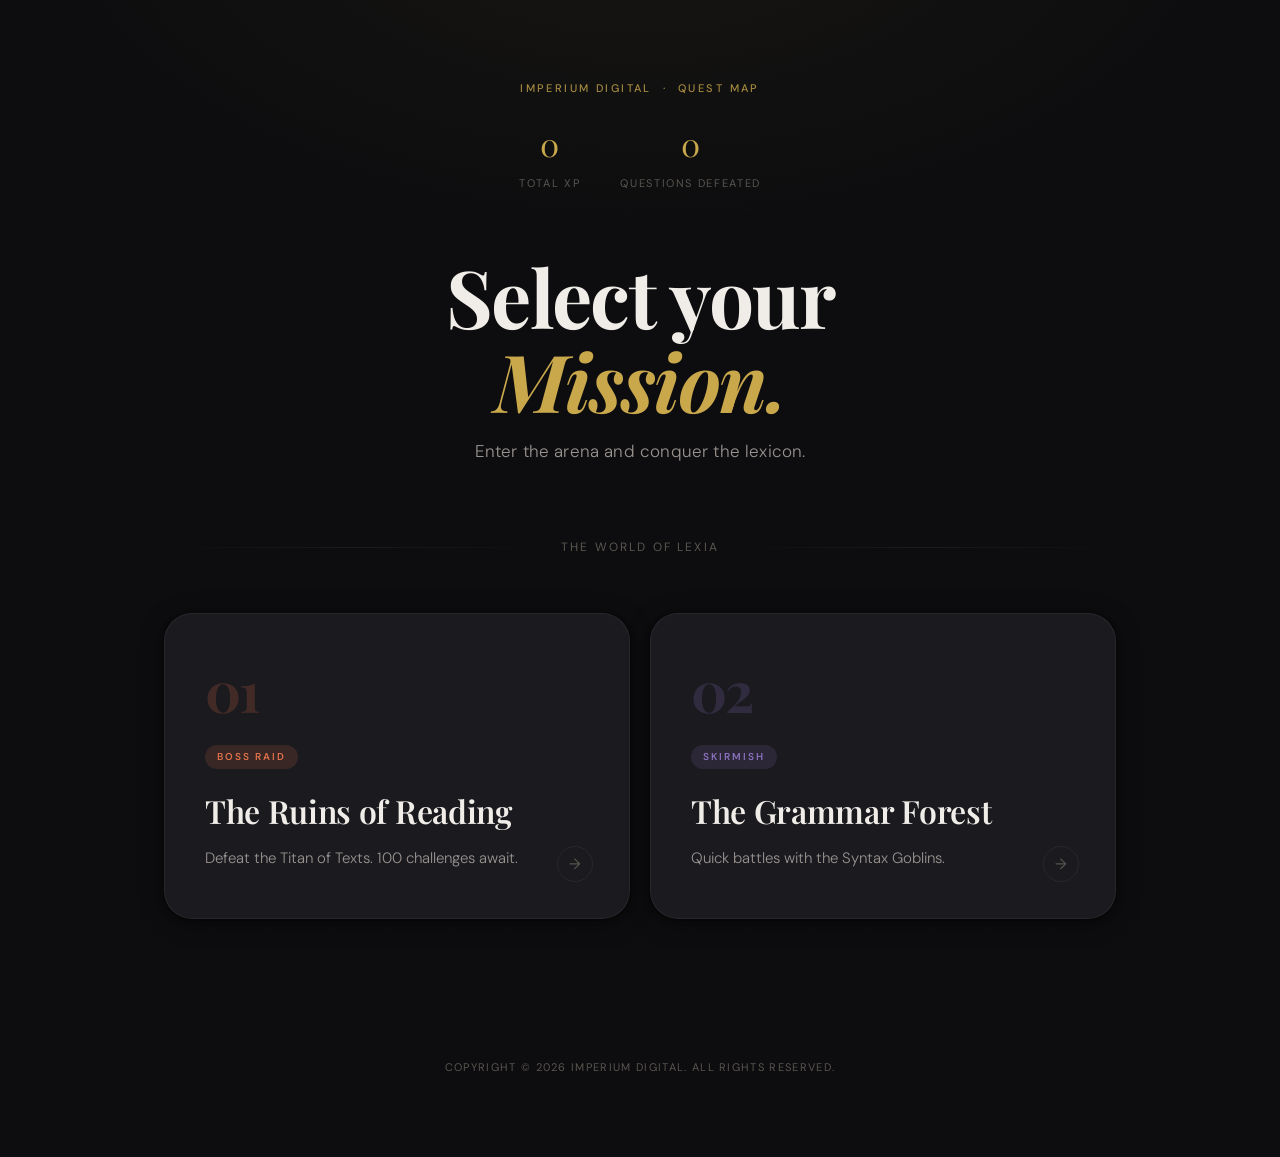
<file: index.html>
<!DOCTYPE html>
<html lang="en">
<head>
    <meta charset="UTF-8">
    <meta name="viewport" content="width=device-width, initial-scale=1.0">
    <title>The Lexicon Chronicles — TOEFL RPG</title>
    <link rel="stylesheet" href="assets/css/style.css">
    <style>
        .stats-overview {
            display: flex;
            justify-content: center;
            gap: 40px;
            margin-bottom: 60px;
            animation: fadeIn 1s ease;
        }
        .stat-circle {
            text-align: center;
        }
        .stat-value {
            font-size: 32px;
            font-family: 'Playfair Display', serif;
            color: var(--accent-gold);
            display: block;
        }
        .stat-label {
            font-size: 11px;
            text-transform: uppercase;
            letter-spacing: 0.15em;
            color: var(--text-muted);
        }
    </style>
</head>
<body>
    <div class="container">
        <p class="wordmark">Imperium Digital &nbsp;·&nbsp; Quest Map</p>

        <div class="stats-overview">
            <div class="stat-circle">
                <span class="stat-value" id="disp-xp">0</span>
                <span class="stat-label">Total XP</span>
            </div>
            <div class="stat-circle">
                <span class="stat-value" id="disp-score">0</span>
                <span class="stat-label">Questions Defeated</span>
            </div>
        </div>

        <h1>Select your<br><em>Mission.</em></h1>
        <p class="subtitle">Enter the arena and conquer the lexicon.</p>

        <div class="divider"><span>The World of Lexia</span></div>

        <div class="menu-grid">
            <a href="sections/reading.html" class="menu-card reading">
                <div class="card-number">01</div>
                <span class="card-tag">Boss Raid</span>
                <h3>The Ruins of Reading</h3>
                <p>Defeat the Titan of Texts. 100 challenges await.</p>
                <div class="card-arrow">→</div>
            </a>
            <a href="sections/grammar_vocab.html" class="menu-card grammar">
                <div class="card-number">02</div>
                <span class="card-tag">Skirmish</span>
                <h3>The Grammar Forest</h3>
                <p>Quick battles with the Syntax Goblins.</p>
                <div class="card-arrow">→</div>
            </a>
        </div>

        <footer>
            Copyright &copy; 2026 Imperium Digital. All rights reserved.
        </footer>
    </div>

    <script>
        // Load stats from localStorage
        const xp = localStorage.getItem('player_exp') || 0;
        const totalCorrect = localStorage.getItem('total_correct_all_time') || 0;
        
        document.getElementById('disp-xp').innerText = xp;
        document.getElementById('disp-score').innerText = totalCorrect;
    </script>
</body>
</html>
</file>
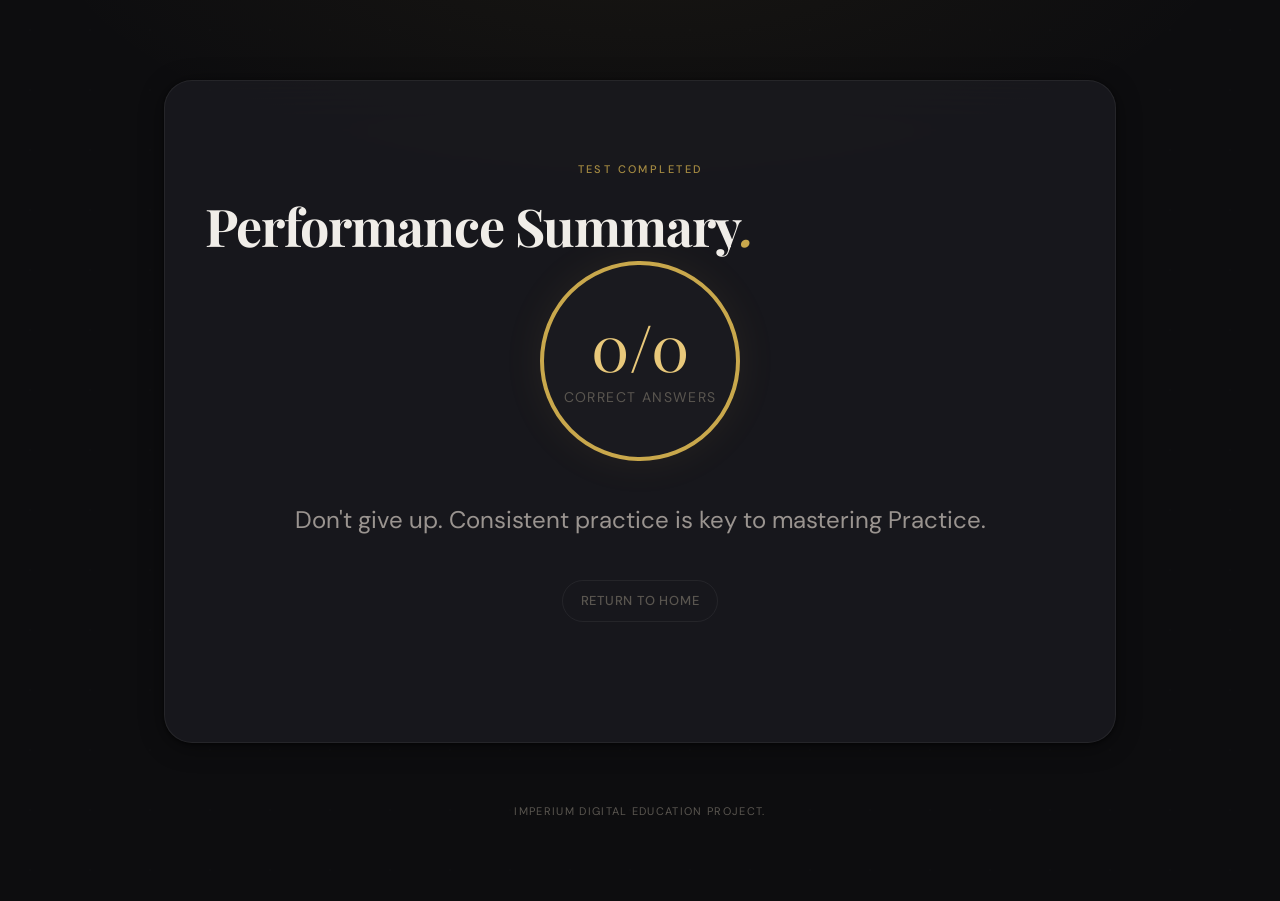
<file: result.html>
<!DOCTYPE html>
<html lang="en">
<head>
    <meta charset="UTF-8">
    <meta name="viewport" content="width=device-width, initial-scale=1.0">
    <title>Your Results — TOEFL Practice</title>
    <link rel="stylesheet" href="assets/css/style.css">
    <style>
        .result-container {
            text-align: center;
            padding: 80px 40px;
        }
        .score-circle {
            width: 200px;
            height: 200px;
            border: 4px solid var(--accent-gold);
            border-radius: 50%;
            margin: 0 auto 40px;
            display: flex;
            flex-direction: column;
            justify-content: center;
            align-items: center;
            background: var(--bg-card);
            box-shadow: var(--shadow-glow);
        }
        .score-value {
            font-size: 64px;
            font-family: 'Playfair Display', serif;
            color: var(--accent-gold-light);
            line-height: 1;
        }
        .score-label {
            font-size: 14px;
            color: var(--text-muted);
            text-transform: uppercase;
            letter-spacing: 0.1em;
            margin-top: 8px;
        }
        .status-msg {
            font-size: 24px;
            margin-bottom: 40px;
            color: var(--text-secondary);
        }
        .action-btns {
            display: flex;
            justify-content: center;
            gap: 20px;
        }
    </style>
</head>
<body>
    <div class="container">
        <div class="glass-card result-container">
            <p class="wordmark">Test Completed</p>
            <h1>Performance Summary<em style="font-style:italic; color: var(--accent-gold);">.</em></h1>
            
            <div class="score-circle">
                <div class="score-value" id="final-score">0/0</div>
                <div class="score-label">Correct Answers</div>
            </div>

            <p class="status-msg" id="status-msg">Analyzing your performance...</p>

            <div class="action-btns">
                <a href="index.html" class="nav-link">Return to Home</a>
            </div>
        </div>
        <footer>Imperium Digital Education Project.</footer>
    </div>

    <script>
        const score = localStorage.getItem('toefl_score') || 0;
        const total = localStorage.getItem('toefl_total') || 0;
        const section = localStorage.getItem('toefl_section') || 'Practice';

        document.getElementById('final-score').innerText = `${score}/${total}`;
        
        const msgEl = document.getElementById('status-msg');
        const percentage = (score / total) * 100;

        if (percentage >= 80) {
            msgEl.innerText = `Excellent work in the ${section} section!`;
        } else if (percentage >= 50) {
            msgEl.innerText = `Good effort. Keep practicing your ${section} skills.`;
        } else {
            msgEl.innerText = `Don't give up. Consistent practice is key to mastering ${section}.`;
        }
    </script>
</body>
</html>
</file>
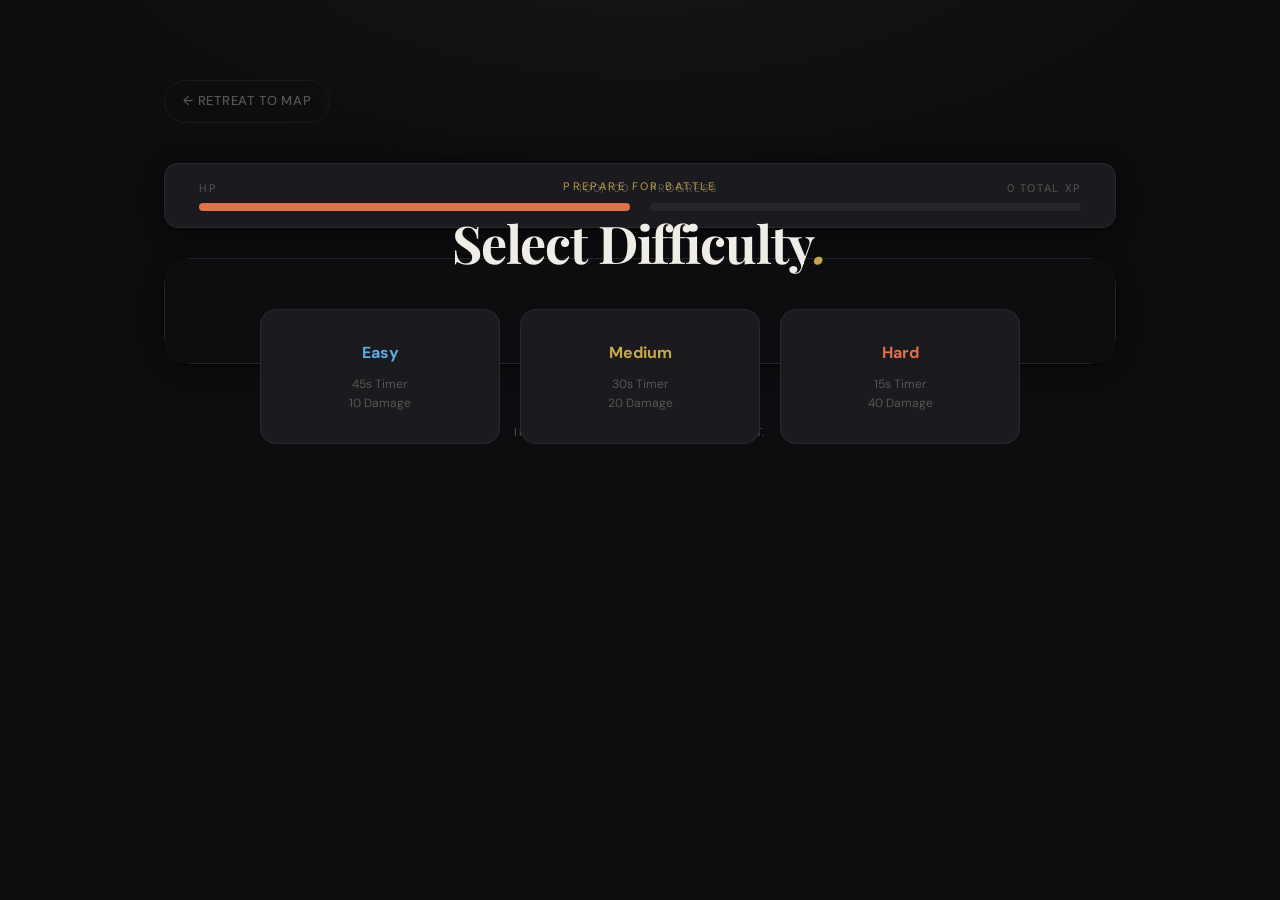
<file: sections/grammar_vocab.html>
<!DOCTYPE html>
<html lang="en">
<head>
    <meta charset="UTF-8">
    <meta name="viewport" content="width=device-width, initial-scale=1.0">
    <title>Grammar Battle — TOEFL RPG</title>
    <link rel="stylesheet" href="../assets/css/style.css">
</head>
<body>
    <div class="container" id="game-container">
        <a href="../index.html" class="nav-link">← Retreat to Map</a>
        
        <div class="rpg-hud">
            <div class="hud-stat">
                <div class="hud-label"><span>HP</span> <span id="hp-text">100/100</span></div>
                <div class="bar-bg"><div class="hp-fill" id="hp-bar"></div></div>
            </div>
            <div class="hud-stat">
                <div class="hud-label"><span>Progress</span> <span id="exp-text">0 Total XP</span></div>
                <div class="bar-bg"><div class="exp-fill" id="exp-bar"></div></div>
            </div>
        </div>

        <div class="glass-card" id="battle-arena">
            <div class="enemy-area">
                <div class="enemy-sprite">🦇</div>
                <p class="section-meta" id="enemy-name" style="margin-top: 15px; margin-bottom: 0;">Syntax Goblin</p>
            </div>
            
            <div id="quiz-container">
                <!-- Encounter will be loaded here -->
            </div>
        </div>

        <div class="glass-card" id="game-over" style="display: none; text-align: center;">
            <h1 style="color: var(--accent-orange);">You Died.</h1>
            <p class="subtitle">The grammar monsters overwhelmed you.</p>
            <button class="btn-primary" onclick="location.reload()">Revive & Retry</button>
        </div>
        
        <footer>Imperium Digital Education Project.</footer>
    </div>

    <!-- Load Bank Soal -->
    <script src="../data/grammar_vocab.js"></script>
    <script src="../assets/js/app.js"></script>
    <script>
        if (typeof GRAMMAR_DATA !== 'undefined') {
            TOEFL_APP.initRPG(GRAMMAR_DATA);
        } else {
            alert("Error: GRAMMAR_DATA is not defined.");
        }
    </script>
</body>
</html>
</file>
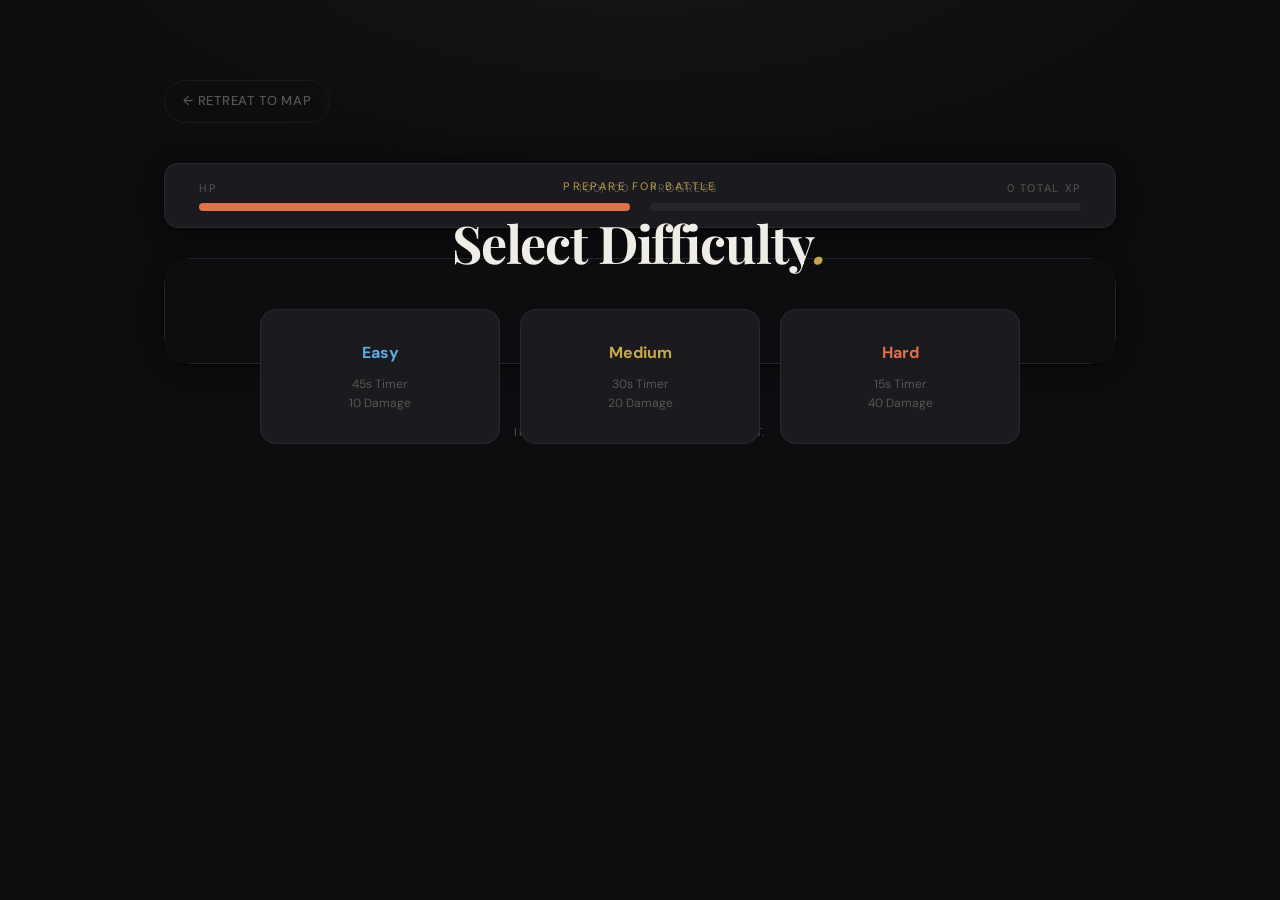
<file: sections/reading.html>
<!DOCTYPE html>
<html lang="en">
<head>
    <meta charset="UTF-8">
    <meta name="viewport" content="width=device-width, initial-scale=1.0">
    <title>The Ruins of Reading — TOEFL RPG</title>
    <link rel="stylesheet" href="../assets/css/style.css">
</head>
<body>
    <div class="container" id="game-container">
        <a href="../index.html" class="nav-link">← Retreat to Map</a>
        
        <div class="rpg-hud">
            <div class="hud-stat">
                <div class="hud-label"><span>HP</span> <span id="hp-text">100/100</span></div>
                <div class="bar-bg"><div class="hp-fill" id="hp-bar"></div></div>
            </div>
            <div class="hud-stat">
                <div class="hud-label"><span>Progress</span> <span id="exp-text">0 Total XP</span></div>
                <div class="bar-bg"><div class="exp-fill" id="exp-bar"></div></div>
            </div>
        </div>

        <div class="passage-container" id="passage-box" style="display: none;">
            <!-- Passage text here -->
        </div>

        <div class="glass-card" id="battle-arena">
            <div class="enemy-area">
                <div class="enemy-sprite">🗿</div>
                <p class="section-meta" id="enemy-name" style="margin-top: 15px; margin-bottom: 0;">Text Titan</p>
            </div>
            
            <div id="quiz-container">
                <!-- Encounter will be loaded here -->
            </div>
        </div>

        <div class="glass-card" id="game-over" style="display: none; text-align: center;">
            <h1 style="color: var(--accent-orange);">You Died.</h1>
            <p class="subtitle">The Titan of Texts has crushed your spirit.</p>
            <button class="btn-primary" onclick="location.reload()">Revive & Retry</button>
        </div>
        
        <footer>Imperium Digital Education Project.</footer>
    </div>

    <!-- Load Bank Soal -->
    <script src="../data/reading.js"></script>
    <script src="../assets/js/app.js"></script>
    <script>
        if (typeof READING_DATA !== 'undefined') {
            TOEFL_APP.initRPG(READING_DATA, 'boss');
        } else {
            alert("Error: READING_DATA is not defined.");
        }
    </script>
</body>
</html>
</file>
<file: assets/css/style.css>
@import url('https://fonts.googleapis.com/css2?family=Playfair+Display:wght@400;600;700&family=DM+Sans:wght@300;400;500;600&display=swap');

:root {
    --bg-primary: #0d0d0f;
    --bg-secondary: #141417;
    --bg-card: #1a1a1f;
    --bg-card-hover: #1f1f26;
    --bg-glass: rgba(26, 26, 31, 0.85);

    --text-primary: #f0ede8;
    --text-secondary: #9a9490;
    --text-muted: #5a5650;

    --accent-gold: #c9a84c;
    --accent-gold-light: #e8c87a;
    --accent-gold-dim: rgba(201, 168, 76, 0.15);
    --accent-orange: #e0714a;
    --accent-purple: #8b72be;

    --border: rgba(255,255,255,0.06);
    --border-hover: rgba(201, 168, 76, 0.3);

    --radius-sm: 8px;
    --radius-md: 14px;
    --radius-lg: 20px;
    --radius-xl: 28px;

    --shadow-card: 0 4px 24px rgba(0,0,0,0.4), 0 1px 4px rgba(0,0,0,0.6);
    --shadow-glow: 0 0 40px rgba(201, 168, 76, 0.08);
}

* { box-sizing: border-box; margin: 0; padding: 0; }

body {
    font-family: 'DM Sans', sans-serif;
    background-color: var(--bg-primary);
    color: var(--text-primary);
    line-height: 1.6;
    min-height: 100vh;
    background-image:
        radial-gradient(ellipse 80% 50% at 50% -10%, rgba(201,168,76,0.06) 0%, transparent 60%),
        url("data:image/svg+xml,%3Csvg xmlns='http://www.w3.org/2000/svg' width='60' height='60'%3E%3Cpath d='M0 0h60v60H0z' fill='none'/%3E%3Ccircle cx='30' cy='30' r='0.5' fill='%23ffffff' opacity='0.03'/%3E%3C/svg%3E");
}

/* ── Container ── */
.container {
    max-width: 1000px;
    margin: 0 auto;
    padding: 80px 24px 60px;
}

/* ── Wordmark / Index ── */
.wordmark {
    text-align: center;
    margin-bottom: 20px;
    font-family: 'DM Sans', sans-serif;
    font-size: 11px;
    font-weight: 500;
    letter-spacing: 0.22em;
    text-transform: uppercase;
    color: var(--accent-gold);
    opacity: 0.8;
}

h1 {
    font-family: 'Playfair Display', serif;
    font-size: clamp(48px, 8vw, 80px);
    font-weight: 700;
    letter-spacing: -0.02em;
    text-align: center;
    color: var(--text-primary);
    line-height: 1.05;
    margin-bottom: 16px;
}

h1 em {
    font-style: italic;
    color: var(--accent-gold);
}

.subtitle {
    font-size: 17px;
    font-weight: 300;
    color: var(--text-secondary);
    text-align: center;
    margin-bottom: 72px;
    letter-spacing: 0.01em;
}

/* ── Divider ── */
.divider {
    display: flex;
    align-items: center;
    gap: 16px;
    margin-bottom: 56px;
    text-align: center;
}
.divider::before,
.divider::after {
    content: '';
    flex: 1;
    height: 1px;
    background: linear-gradient(to right, transparent, var(--border), transparent);
}
.divider span {
    font-size: 12px;
    letter-spacing: 0.18em;
    text-transform: uppercase;
    color: var(--text-muted);
}

/* ── Dashboard Cards ── */
.menu-grid {
    display: grid;
    grid-template-columns: 1fr 1fr;
    gap: 20px;
    margin-bottom: 80px;
}

.menu-card {
    position: relative;
    display: block;
    padding: 48px 40px;
    background: var(--bg-card);
    border: 1px solid var(--border);
    border-radius: var(--radius-xl);
    text-decoration: none;
    color: var(--text-primary);
    transition: all 0.45s cubic-bezier(0.16, 1, 0.3, 1);
    overflow: hidden;
    box-shadow: var(--shadow-card);
}

.menu-card::before {
    content: '';
    position: absolute;
    inset: 0;
    border-radius: inherit;
    opacity: 0;
    transition: opacity 0.4s;
}

.menu-card.reading::before {
    background: radial-gradient(ellipse 80% 60% at 20% 80%, rgba(224,113,74,0.12) 0%, transparent 70%);
}
.menu-card.grammar::before {
    background: radial-gradient(ellipse 80% 60% at 80% 20%, rgba(139,114,190,0.12) 0%, transparent 70%);
}

.menu-card:hover {
    border-color: var(--border-hover);
    transform: translateY(-4px);
    box-shadow: var(--shadow-card), var(--shadow-glow);
}

.menu-card:hover::before {
    opacity: 1;
}

.card-number {
    font-family: 'Playfair Display', serif;
    font-size: 56px;
    font-weight: 700;
    line-height: 1;
    margin-bottom: 24px;
    opacity: 0.12;
    letter-spacing: -0.04em;
}

.menu-card.reading .card-number { color: var(--accent-orange); opacity: 0.2; }
.menu-card.grammar .card-number { color: var(--accent-purple); opacity: 0.2; }

.card-tag {
    display: inline-block;
    font-size: 10px;
    font-weight: 600;
    letter-spacing: 0.2em;
    text-transform: uppercase;
    padding: 4px 12px;
    border-radius: 999px;
    margin-bottom: 16px;
}

.menu-card.reading .card-tag { background: rgba(224,113,74,0.15); color: var(--accent-orange); }
.menu-card.grammar .card-tag { background: rgba(139,114,190,0.15); color: var(--accent-purple); }

.menu-card h3 {
    font-family: 'Playfair Display', serif;
    font-size: 32px;
    font-weight: 600;
    margin-bottom: 10px;
    letter-spacing: -0.01em;
}

.menu-card p {
    font-size: 15px;
    color: var(--text-secondary);
    font-weight: 300;
}

.card-arrow {
    position: absolute;
    bottom: 36px;
    right: 36px;
    width: 36px;
    height: 36px;
    border: 1px solid var(--border);
    border-radius: 50%;
    display: flex;
    align-items: center;
    justify-content: center;
    font-size: 15px;
    color: var(--text-muted);
    transition: all 0.3s;
}

.menu-card:hover .card-arrow {
    border-color: var(--accent-gold);
    color: var(--accent-gold);
    transform: translate(2px, -2px);
}

/* ── Section Pages ── */
.glass-card {
    background: var(--bg-glass);
    backdrop-filter: blur(24px);
    border: 1px solid var(--border);
    border-radius: var(--radius-xl);
    padding: 56px 56px 48px;
    box-shadow: var(--shadow-card);
}

.glass-card h1 {
    text-align: left;
    font-size: 52px;
    margin-bottom: 8px;
}

.glass-card .section-meta {
    font-size: 13px;
    letter-spacing: 0.15em;
    text-transform: uppercase;
    color: var(--accent-gold);
    margin-bottom: 48px;
    font-weight: 500;
}

/* ── Passage ── */
.passage-container {
    background: rgba(255,255,255,0.03);
    border: 1px solid var(--border);
    border-left: 3px solid var(--accent-gold);
    border-radius: var(--radius-md);
    padding: 36px 40px;
    margin-bottom: 52px;
    font-size: 16px;
    line-height: 1.8;
    color: var(--text-secondary);
    font-weight: 300;
}

/* ── Questions ── */
.question-box {
    margin-bottom: 44px;
    padding-bottom: 40px;
    border-bottom: 1px solid var(--border);
}

.question-box:last-of-type { border-bottom: none; }

.question-text {
    font-family: 'Playfair Display', serif;
    font-size: 20px;
    font-weight: 600;
    margin-bottom: 22px;
    color: var(--text-primary);
    line-height: 1.4;
}

.options {
    display: grid;
    gap: 10px;
    padding: 0;
    list-style: none;
}

.option-item {
    position: relative;
    display: flex;
    align-items: center;
    padding: 16px 20px;
    border: 1px solid var(--border);
    border-radius: var(--radius-md);
    cursor: pointer;
    transition: all 0.2s ease;
    background: rgba(255,255,255,0.02);
    font-size: 15px;
    color: var(--text-secondary);
    font-weight: 400;
}

.option-item:hover {
    border-color: var(--border-hover);
    background: var(--accent-gold-dim);
    color: var(--text-primary);
}

.option-item input[type="radio"] {
    appearance: none;
    -webkit-appearance: none;
    width: 18px;
    height: 18px;
    border: 1.5px solid var(--text-muted);
    border-radius: 50%;
    margin-right: 14px;
    flex-shrink: 0;
    transition: all 0.2s;
    position: relative;
}

.option-item input[type="radio"]:checked {
    border-color: var(--accent-gold);
    background: var(--accent-gold);
    box-shadow: 0 0 0 3px rgba(201,168,76,0.2);
}

.option-item input[type="radio"]:checked::after {
    content: '';
    position: absolute;
    top: 50%;
    left: 50%;
    transform: translate(-50%,-50%);
    width: 6px;
    height: 6px;
    border-radius: 50%;
    background: var(--bg-primary);
}

/* ── Button ── */
.btn-primary {
    background: var(--accent-gold);
    color: var(--bg-primary);
    border: none;
    padding: 16px 40px;
    font-size: 15px;
    font-weight: 600;
    font-family: 'DM Sans', sans-serif;
    border-radius: 999px;
    cursor: pointer;
    transition: all 0.25s;
    display: block;
    margin: 48px auto 0;
    letter-spacing: 0.03em;
}

.btn-primary:hover {
    background: var(--accent-gold-light);
    transform: scale(1.03);
    box-shadow: 0 8px 32px rgba(201, 168, 76, 0.25);
}

.btn-primary:active { transform: scale(0.98); }

/* ── Nav Link ── */
.nav-link {
    display: inline-flex;
    align-items: center;
    gap: 8px;
    color: var(--text-muted);
    text-decoration: none;
    font-size: 13px;
    font-weight: 500;
    letter-spacing: 0.06em;
    text-transform: uppercase;
    margin-bottom: 40px;
    padding: 10px 18px;
    border: 1px solid var(--border);
    border-radius: 999px;
    transition: all 0.2s;
}

.nav-link:hover {
    border-color: var(--border-hover);
    color: var(--accent-gold);
    background: var(--accent-gold-dim);
}

/* ── Result ── */
.result-display {
    margin-top: 48px;
    padding: 40px;
    background: var(--accent-gold-dim);
    border: 1px solid rgba(201,168,76,0.25);
    border-radius: var(--radius-lg);
    text-align: center;
    font-family: 'Playfair Display', serif;
    font-size: 28px;
    font-weight: 700;
    color: var(--accent-gold-light);
    display: none;
    animation: fadeUp 0.5s cubic-bezier(0.16,1,0.3,1);
}

.result-display .result-sub {
    font-family: 'DM Sans', sans-serif;
    font-size: 14px;
    font-weight: 400;
    color: var(--text-secondary);
    margin-top: 8px;
    letter-spacing: 0.05em;
}

@keyframes fadeUp {
    from { opacity: 0; transform: translateY(16px); }
    to   { opacity: 1; transform: translateY(0); }
}

/* ── Footer ── */
footer {
    text-align: center;
    padding: 60px 0 20px;
    color: var(--text-muted);
    font-size: 11px;
    letter-spacing: 0.12em;
    text-transform: uppercase;
}

/* ── Responsive ── */
@media (max-width: 680px) {
    .menu-grid { grid-template-columns: 1fr; }
    .glass-card { padding: 36px 28px; }
    h1 { font-size: 42px; }
    .glass-card h1 { font-size: 38px; }
}

/* ── RPG Gamification UI ── */
.rpg-hud {
    display: flex;
    justify-content: space-between;
    align-items: center;
    background: var(--bg-card);
    border: 1px solid var(--border);
    padding: 16px 24px;
    border-radius: var(--radius-md);
    margin-bottom: 30px;
    box-shadow: var(--shadow-card);
}

.hud-stat {
    flex: 1;
    margin: 0 10px;
}

.hud-label {
    font-size: 11px;
    letter-spacing: 0.15em;
    text-transform: uppercase;
    color: var(--text-muted);
    margin-bottom: 6px;
    display: flex;
    justify-content: space-between;
}

.bar-bg {
    height: 8px;
    background: rgba(255, 255, 255, 0.05);
    border-radius: 999px;
    overflow: hidden;
}

.hp-fill {
    height: 100%;
    background: var(--accent-orange);
    width: 100%;
    transition: width 0.3s ease;
}

.exp-fill {
    height: 100%;
    background: var(--accent-purple);
    width: 0%;
    transition: width 0.3s ease;
}

.enemy-area {
    text-align: center;
    margin-bottom: 30px;
}

.enemy-sprite {
    font-size: 48px;
    display: inline-block;
    padding: 20px;
    background: var(--accent-gold-dim);
    border: 1px solid var(--border-hover);
    border-radius: 50%;
    box-shadow: var(--shadow-glow);
    animation: float 3s ease-in-out infinite;
}

@keyframes float {
    0%, 100% { transform: translateY(0); }
    50% { transform: translateY(-10px); }
}

@keyframes shake {
    0%, 100% { transform: translateX(0); }
    20%, 60% { transform: translateX(-10px); }
    40%, 80% { transform: translateX(10px); }
}

.damage-flash {
    animation: flashRed 0.4s ease;
}

@keyframes flashRed {
    0% { background-color: rgba(224, 113, 74, 0.4); }
    100% { background-color: transparent; }
}

/* ── Deep Gameplay Styles ── */
.timer-container {
    width: 100%;
    height: 4px;
    background: rgba(255, 255, 255, 0.05);
    margin-bottom: 20px;
    border-radius: 99px;
    overflow: hidden;
}

.timer-fill {
    height: 100%;
    background: #5dade2;
    width: 100%;
    transition: width 1s linear, background-color 0.3s;
}

.timer-warning {
    background: var(--accent-orange) !important;
}

.combo-text {
    position: fixed;
    top: 40%;
    left: 50%;
    transform: translate(-50%, -50%);
    font-size: 82px;
    font-family: 'Playfair Display', serif;
    font-weight: 900;
    color: var(--accent-gold);
    text-shadow: 0 0 20px rgba(201, 168, 76, 0.8);
    pointer-events: none;
    z-index: 9999;
    opacity: 0;
}

.animate-combo {
    animation: comboPop 0.8s cubic-bezier(0.175, 0.885, 0.32, 1.275) forwards;
}

@keyframes comboPop {
    0% { opacity: 0; transform: translate(-50%, -50%) scale(0.5) rotate(-10deg); }
    50% { opacity: 1; transform: translate(-50%, -50%) scale(1.2) rotate(5deg); }
    100% { opacity: 0; transform: translate(-50%, -80%) scale(1) rotate(0deg); }
}

.streak-counter {
    position: absolute;
    right: 20px;
    top: -15px;
    background: var(--accent-gold);
    color: var(--bg-primary);
    padding: 4px 12px;
    border-radius: 4px;
    font-weight: bold;
    font-size: 12px;
    box-shadow: var(--shadow-glow);
    display: none;
}

/* ── Difficulty Selection UI ── */
.difficulty-overlay {
    position: absolute;
    top: 0; left: 0; width: 100%; height: 100%;
    background: var(--bg-primary);
    display: flex;
    flex-direction: column;
    justify-content: center;
    align-items: center;
    z-index: 100;
    border-radius: var(--radius-md);
}

.diff-grid {
    display: grid;
    grid-template-columns: repeat(3, 1fr);
    gap: 20px;
    width: 80%;
    margin-top: 30px;
}

.diff-card {
    padding: 30px 20px;
    background: var(--bg-card);
    border: 1px solid var(--border);
    border-radius: 16px;
    text-align: center;
    cursor: pointer;
    transition: all 0.3s cubic-bezier(0.4, 0, 0.2, 1);
}

.diff-card:hover {
    border-color: var(--accent-gold);
    transform: translateY(-5px);
    box-shadow: var(--shadow-glow);
}

.diff-card.easy h4 { color: #5dade2; }
.diff-card.medium h4 { color: var(--accent-gold); }
.diff-card.hard h4 { color: var(--accent-orange); }

.diff-card p {
    font-size: 12px;
    color: var(--text-muted);
    margin-top: 10px;
}

.difficulty-badge {
    position: absolute;
    left: 20px;
    top: -15px;
    padding: 4px 12px;
    border-radius: 4px;
    font-size: 10px;
    font-weight: 900;
    text-transform: uppercase;
    letter-spacing: 0.1em;
    color: #fff;
}

.bg-easy { background: #5dade2; }
.bg-medium { background: var(--accent-gold); }
.bg-hard { background: var(--accent-orange); }
</file>
